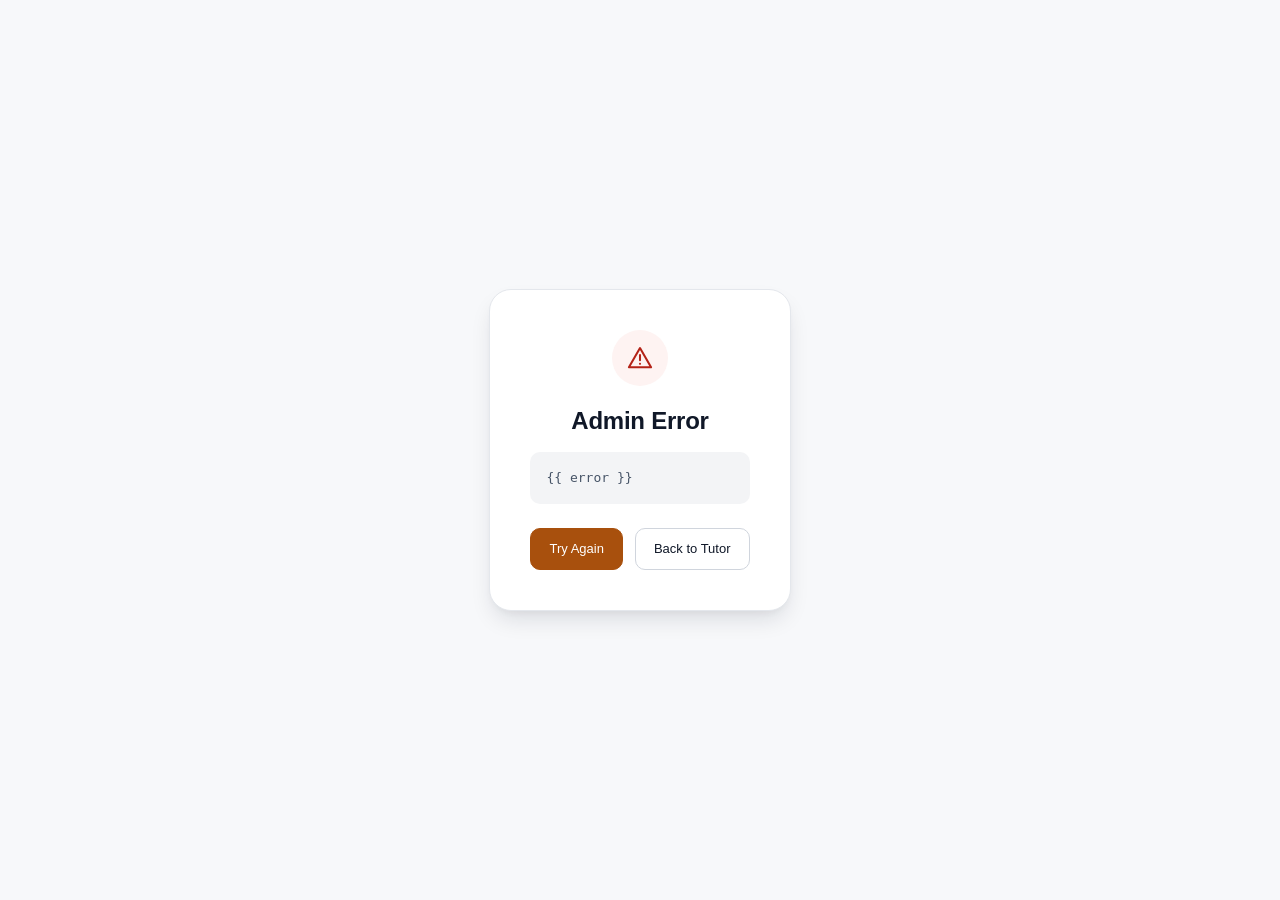
<file: core/templates/admin_error.html>
<!DOCTYPE html>
<html lang="en">
<head>
    <meta charset="UTF-8">
    <meta name="viewport" content="width=device-width, initial-scale=1.0">
    <title>Admin Error - STEM Voice Tutor</title>
    <link rel="stylesheet" href="/static/theme.css">
    <style>
        body {
            min-height: 100vh;
            display: flex;
            align-items: center;
            justify-content: center;
            padding: var(--space-6);
        }

        .error-container {
            background: var(--color-surface);
            border: 1px solid var(--color-border);
            border-radius: var(--radius-xl);
            box-shadow: var(--shadow-lg);
            padding: var(--space-10);
            text-align: center;
            max-width: 560px;
            animation: fadeSlideUp var(--duration-slow) var(--ease-out) both;
        }

        .error-icon {
            width: 56px;
            height: 56px;
            margin: 0 auto var(--space-5);
            display: flex;
            align-items: center;
            justify-content: center;
            background: var(--color-danger-bg);
            border-radius: var(--radius-full);
            color: var(--color-danger);
        }
        .error-icon .icon { width: 28px; height: 28px; }

        .error-title { font-size: var(--text-xl); color: var(--color-text); margin-bottom: var(--space-4); }

        .error-message {
            color: var(--color-text-secondary);
            margin-bottom: var(--space-6);
            padding: var(--space-4);
            background: var(--color-surface-alt);
            border-radius: var(--radius-md);
            font-family: var(--font-mono);
            font-size: var(--text-sm);
            text-align: left;
            word-break: break-word;
        }

        .actions { display: flex; gap: var(--space-3); justify-content: center; }
    </style>
</head>
<body>
    <svg style="display:none" aria-hidden="true">
      <symbol id="icon-alert-triangle" viewBox="0 0 24 24"><path d="M12 3.5 21.5 20h-19L12 3.5z"/><line x1="12" y1="9.5" x2="12" y2="14"/><circle cx="12" cy="17" r="0.9" fill="currentColor" stroke="none"/></symbol>
    </svg>
    <div class="error-container">
        <div class="error-icon"><svg class="icon"><use href="#icon-alert-triangle"/></svg></div>
        <h1 class="error-title">Admin Error</h1>
        <div class="error-message">{{ error }}</div>
        <div class="actions">
            <a href="/admin" class="btn btn-primary">Try Again</a>
            <a href="/" class="btn btn-secondary">Back to Tutor</a>
        </div>
    </div>
</body>
</html>
</file>
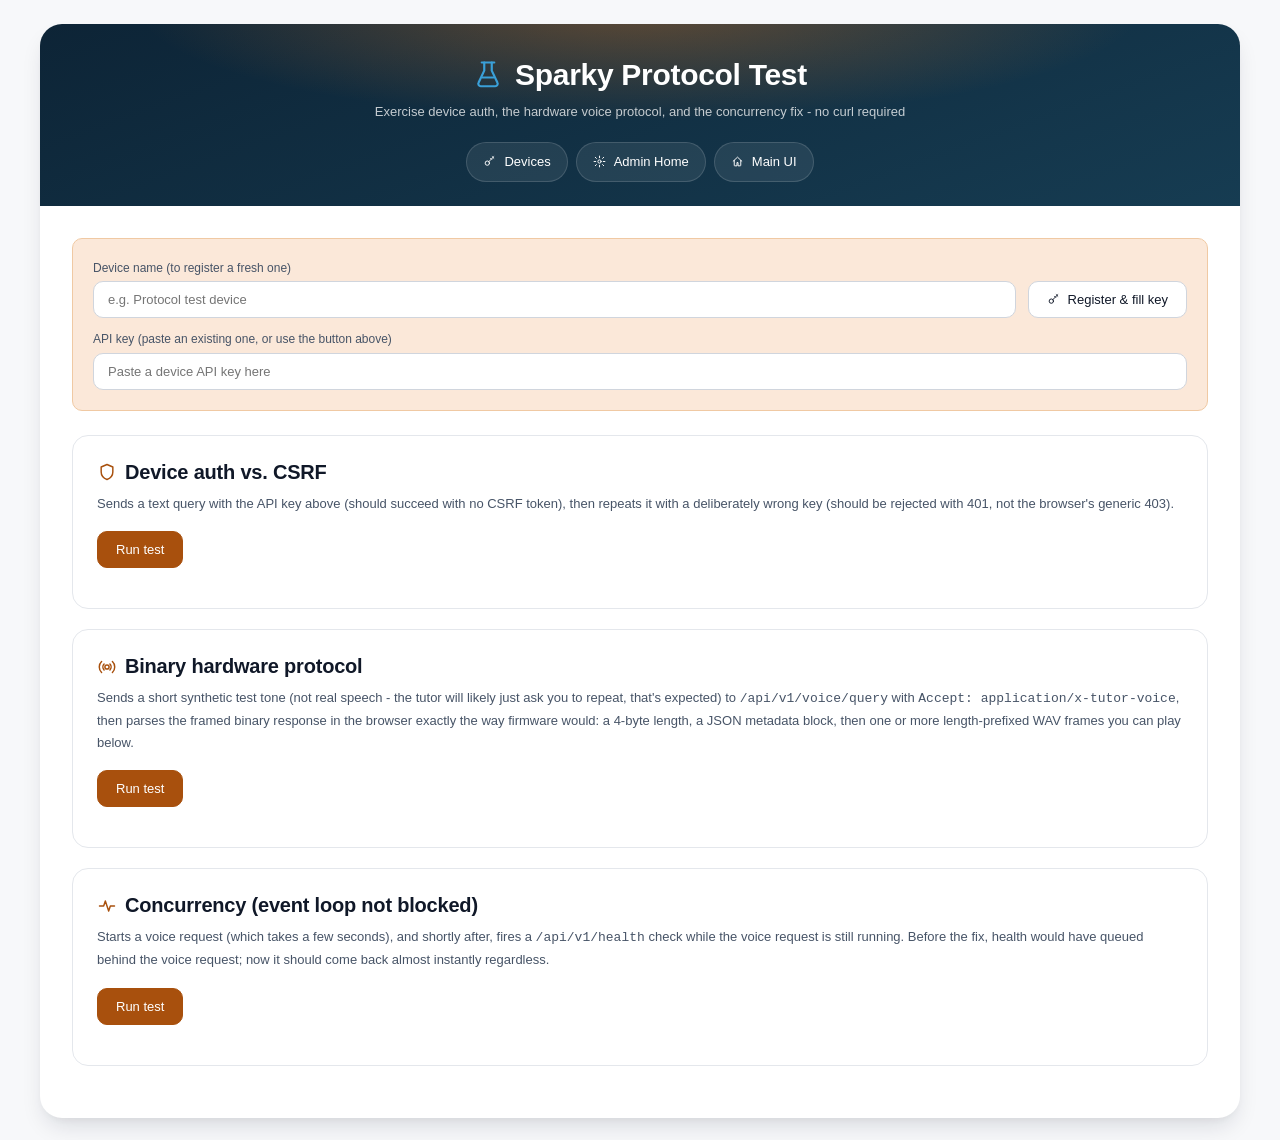
<file: core/templates/protocol_test.html>
<!DOCTYPE html>
<html lang="en">
<head>
    <meta charset="UTF-8">
    <meta name="viewport" content="width=device-width, initial-scale=1.0">
    <title>Protocol Test - Sparky Admin</title>
    <link rel="icon" type="image/png" href="/static/images/sparky/icon.png">
    <link rel="stylesheet" href="/static/theme.css">
    <style>
        body { padding: var(--space-6); }

        .admin-container {
            max-width: 1200px;
            margin: 0 auto;
            background: var(--color-surface);
            border-radius: var(--radius-xl);
            box-shadow: var(--shadow-lg);
            overflow: hidden;
        }

        .admin-header {
            background: linear-gradient(160deg, var(--color-ink) 0%, var(--color-ink-soft) 100%);
            color: white;
            padding: var(--space-8) var(--space-8) var(--space-6);
            text-align: center;
            position: relative;
            overflow: hidden;
        }
        .admin-header::before {
            content: "";
            position: absolute;
            inset: 0;
            background: radial-gradient(60% 90% at 50% -10%, rgba(245, 130, 31, 0.35), transparent 70%);
            pointer-events: none;
        }
        .admin-header h1 { display: inline-flex; align-items: center; gap: var(--space-3); font-size: var(--text-2xl); margin-bottom: var(--space-2); position: relative; }
        .admin-header h1 .icon { color: var(--color-brand-blue); }
        .admin-header p { opacity: 0.75; font-size: var(--text-sm); position: relative; }

        .nav-links { margin-top: var(--space-5); display: flex; gap: var(--space-2); justify-content: center; flex-wrap: wrap; position: relative; }
        .nav-links a {
            display: inline-flex;
            align-items: center;
            gap: var(--space-2);
            background: rgba(255,255,255,0.08);
            border: 1px solid var(--color-ink-border);
            color: white;
            padding: 9px 16px;
            border-radius: var(--radius-full);
            text-decoration: none;
            font-size: var(--text-sm);
            font-weight: var(--font-medium);
            transition: background var(--duration-base) var(--ease-out), transform var(--duration-base) var(--ease-out);
        }
        .nav-links a:hover { background: rgba(255,255,255,0.16); transform: translateY(-1px); color: white; }

        .admin-content { padding: var(--space-8); }

        .setup-card {
            display: flex;
            flex-wrap: wrap;
            gap: var(--space-3);
            align-items: flex-end;
            padding: var(--space-5);
            background: var(--color-accent-soft);
            border: 1px solid var(--color-accent-soft-border);
            border-radius: var(--radius-md);
            margin-bottom: var(--space-6);
        }
        .setup-card .field { flex: 1; min-width: 180px; }
        .setup-card label { display: block; font-size: var(--text-xs); color: var(--color-text-secondary); margin-bottom: var(--space-1); font-weight: var(--font-medium); }

        .new-key-note {
            display: none;
            margin-top: var(--space-3);
            font-size: var(--text-xs);
            color: var(--color-success);
        }
        .new-key-note.show { display: block; }

        .test-card {
            border: 1px solid var(--color-border);
            border-radius: var(--radius-lg);
            padding: var(--space-6);
            margin-bottom: var(--space-5);
        }
        .test-card h2 {
            display: flex;
            align-items: center;
            gap: var(--space-2);
            font-size: var(--text-lg);
            margin-bottom: var(--space-2);
        }
        .test-card h2 .icon { color: var(--color-accent); }
        .test-card .description { color: var(--color-text-secondary); font-size: var(--text-sm); margin-bottom: var(--space-4); line-height: var(--leading-relaxed); }

        .result-line {
            display: flex;
            align-items: center;
            gap: var(--space-2);
            padding: var(--space-2) 0;
            font-size: var(--text-sm);
            border-bottom: 1px solid var(--color-border);
        }
        .result-line:last-child { border-bottom: none; }
        .result-line .icon.pass { color: var(--color-success); }
        .result-line .icon.fail { color: var(--color-danger); }
        .result-line .label { flex: 1; color: var(--color-text-secondary); }
        .result-line .value { font-weight: var(--font-semibold); font-family: var(--font-mono); font-size: var(--text-xs); }

        .results-box { margin-top: var(--space-4); animation: fadeSlideUp var(--duration-base) var(--ease-out) both; }
        .metadata-json {
            background: var(--color-ink);
            color: #7ee787;
            font-family: var(--font-mono);
            font-size: var(--text-xs);
            padding: var(--space-3);
            border-radius: var(--radius-sm);
            overflow-x: auto;
            white-space: pre-wrap;
            margin-top: var(--space-2);
        }
        .frame-item { margin-top: var(--space-2); display: flex; align-items: center; gap: var(--space-3); }
        .frame-item audio { flex: 1; height: 32px; }

        .verdict {
            margin-top: var(--space-3);
            padding: var(--space-3) var(--space-4);
            border-radius: var(--radius-md);
            font-size: var(--text-sm);
            font-weight: var(--font-medium);
        }
        .verdict.good { background: var(--color-success-bg); color: var(--color-success); }
        .verdict.bad { background: var(--color-danger-bg); color: var(--color-danger); }

        .spinner-icon { animation: spin 0.85s linear infinite; }
    </style>
</head>
<body>
    <svg style="display:none" aria-hidden="true">
      <symbol id="icon-flask" viewBox="0 0 24 24"><path d="M9 2v6.5L4.5 18a2 2 0 0 0 1.8 3h11.4a2 2 0 0 0 1.8-3L15 8.5V2"/><line x1="7" y1="2" x2="17" y2="2"/><line x1="7.5" y1="14" x2="16.5" y2="14"/></symbol>
      <symbol id="icon-settings" viewBox="0 0 24 24"><circle cx="12" cy="12" r="3"/><path d="M12 2v3M12 19v3M4.2 4.2l2.1 2.1M17.7 17.7l2.1 2.1M2 12h3M19 12h3M4.2 19.8l2.1-2.1M17.7 6.3l2.1-2.1"/></symbol>
      <symbol id="icon-home" viewBox="0 0 24 24"><path d="M4 11.5 12 4l8 7.5"/><path d="M6 10v9a1 1 0 0 0 1 1h4v-6h2v6h4a1 1 0 0 0 1-1v-9"/></symbol>
      <symbol id="icon-key" viewBox="0 0 24 24"><circle cx="8" cy="15" r="4"/><path d="M11 12l9-9M17 3l3 3M14 6l2 2"/></symbol>
      <symbol id="icon-shield" viewBox="0 0 24 24"><path d="M12 3l7 3v6c0 4.5-3 7.5-7 9-4-1.5-7-4.5-7-9V6l7-3z"/></symbol>
      <symbol id="icon-radio" viewBox="0 0 24 24"><circle cx="12" cy="12" r="2.5"/><path d="M8.5 8.5a5 5 0 0 0 0 7"/><path d="M15.5 8.5a5 5 0 0 1 0 7"/><path d="M5.5 5.5a9 9 0 0 0 0 13"/><path d="M18.5 5.5a9 9 0 0 1 0 13"/></symbol>
      <symbol id="icon-activity" viewBox="0 0 24 24"><polyline points="3 12 8 12 10 6 14 18 16 12 21 12"/></symbol>
      <symbol id="icon-check-circle" viewBox="0 0 24 24"><circle cx="12" cy="12" r="9"/><polyline points="8 12.5 11 15.5 16 9"/></symbol>
      <symbol id="icon-x-circle" viewBox="0 0 24 24"><circle cx="12" cy="12" r="9"/><line x1="9" y1="9" x2="15" y2="15"/><line x1="15" y1="9" x2="9" y2="15"/></symbol>
      <symbol id="icon-loader" viewBox="0 0 24 24"><line x1="12" y1="2" x2="12" y2="6"/><line x1="12" y1="18" x2="12" y2="22" opacity="0.25"/><line x1="4.9" y1="4.9" x2="7.8" y2="7.8" opacity="0.9"/><line x1="16.2" y1="16.2" x2="19.1" y2="19.1" opacity="0.35"/><line x1="2" y1="12" x2="6" y2="12" opacity="0.8"/><line x1="18" y1="12" x2="22" y2="12" opacity="0.45"/><line x1="4.9" y1="19.1" x2="7.8" y2="16.2" opacity="0.6"/><line x1="16.2" y1="7.8" x2="19.1" y2="4.9" opacity="0.55"/></symbol>
    </svg>

    <div class="admin-container">
        <div class="admin-header">
            <h1><svg class="icon"><use href="#icon-flask"/></svg> Sparky Protocol Test</h1>
            <p>Exercise device auth, the hardware voice protocol, and the concurrency fix - no curl required</p>
            <div class="nav-links">
                <a href="/admin/devices/view"><svg class="icon"><use href="#icon-key"/></svg> Devices</a>
                <a href="/admin/"><svg class="icon"><use href="#icon-settings"/></svg> Admin Home</a>
                <a href="/"><svg class="icon"><use href="#icon-home"/></svg> Main UI</a>
            </div>
        </div>

        <div class="admin-content">
            <div class="setup-card">
                <div class="field">
                    <label for="deviceName">Device name (to register a fresh one)</label>
                    <input type="text" id="deviceName" class="input" placeholder="e.g. Protocol test device">
                </div>
                <button id="registerBtn" class="btn btn-secondary"><svg class="icon"><use href="#icon-key"/></svg> Register &amp; fill key</button>
                <div class="field" style="flex-basis: 100%;">
                    <label for="apiKey">API key (paste an existing one, or use the button above)</label>
                    <input type="text" id="apiKey" class="input" placeholder="Paste a device API key here">
                </div>
            </div>
            <div class="new-key-note" id="newKeyNote"></div>

            <!-- Test 5: Device auth -->
            <div class="test-card">
                <h2><svg class="icon"><use href="#icon-shield"/></svg> Device auth vs. CSRF</h2>
                <p class="description">
                    Sends a text query with the API key above (should succeed with no CSRF token),
                    then repeats it with a deliberately wrong key (should be rejected with 401,
                    not the browser's generic 403).
                </p>
                <button class="btn btn-primary" onclick="runAuthTest()">Run test</button>
                <div class="results-box" id="authResults"></div>
            </div>

            <!-- Test 6: Binary hardware protocol -->
            <div class="test-card">
                <h2><svg class="icon"><use href="#icon-radio"/></svg> Binary hardware protocol</h2>
                <p class="description">
                    Sends a short synthetic test tone (not real speech - the tutor will likely just
                    ask you to repeat, that's expected) to <code>/api/v1/voice/query</code> with
                    <code>Accept: application/x-tutor-voice</code>, then parses the framed binary
                    response in the browser exactly the way firmware would: a 4-byte length, a JSON
                    metadata block, then one or more length-prefixed WAV frames you can play below.
                </p>
                <button class="btn btn-primary" onclick="runProtocolTest()">Run test</button>
                <div class="results-box" id="protocolResults"></div>
            </div>

            <!-- Test 7: Concurrency -->
            <div class="test-card">
                <h2><svg class="icon"><use href="#icon-activity"/></svg> Concurrency (event loop not blocked)</h2>
                <p class="description">
                    Starts a voice request (which takes a few seconds), and shortly after, fires a
                    <code>/api/v1/health</code> check while the voice request is still running.
                    Before the fix, health would have queued behind the voice request; now it
                    should come back almost instantly regardless.
                </p>
                <button class="btn btn-primary" onclick="runConcurrencyTest()">Run test</button>
                <div class="results-box" id="concurrencyResults"></div>
            </div>
        </div>
    </div>

    <script>
        async function getCsrfToken() {
            const response = await fetch('/api/v1/csrf-token');
            const data = await response.json();
            return data.csrf_token;
        }

        function escapeHtml(text) {
            const div = document.createElement('div');
            div.textContent = text == null ? '' : String(text);
            return div.innerHTML;
        }

        function getApiKey() {
            const key = document.getElementById('apiKey').value.trim();
            if (!key) alert('Enter or register an API key first');
            return key;
        }

        function resultLine(passed, label, value) {
            const iconId = passed ? 'icon-check-circle' : 'icon-x-circle';
            const cls = passed ? 'pass' : 'fail';
            return `<div class="result-line">
                <svg class="icon ${cls}"><use href="#${iconId}"/></svg>
                <span class="label">${escapeHtml(label)}</span>
                <span class="value">${escapeHtml(value)}</span>
            </div>`;
        }

        // --- Device registration ---
        document.getElementById('registerBtn').addEventListener('click', async () => {
            const name = document.getElementById('deviceName').value.trim();
            if (!name) { alert('Enter a device name first'); return; }
            try {
                const csrfToken = await getCsrfToken();
                const response = await fetch('/admin/devices', {
                    method: 'POST',
                    headers: { 'Content-Type': 'application/json', 'X-CSRF-Token': csrfToken },
                    body: JSON.stringify({ name }),
                });
                if (!response.ok) {
                    const err = await response.json().catch(() => ({}));
                    throw new Error(err.detail || `HTTP ${response.status}`);
                }
                const device = await response.json();
                document.getElementById('apiKey').value = device.api_key;
                const note = document.getElementById('newKeyNote');
                note.textContent = `Registered "${device.name}" and filled its key in above. This key is shown once - it's already in the field, nothing more to copy.`;
                note.classList.add('show');
            } catch (error) {
                alert(`Failed to register device: ${error.message}`);
            }
        });

        // --- Test 5: device auth vs CSRF ---
        async function runAuthTest() {
            const key = getApiKey();
            if (!key) return;
            const resultsDiv = document.getElementById('authResults');
            resultsDiv.innerHTML = '<p>Running…</p>';

            const validResp = await fetch('/api/v1/query', {
                method: 'POST',
                headers: { 'Content-Type': 'application/json', 'X-Device-Key': key },
                body: JSON.stringify({ query: 'What is a magnet?' }),
            });
            const validPassed = validResp.status === 200;

            const bogusResp = await fetch('/api/v1/query', {
                method: 'POST',
                headers: { 'Content-Type': 'application/json', 'X-Device-Key': 'deliberately-wrong-key' },
                body: JSON.stringify({ query: 'What is a magnet?' }),
            });
            const bogusPassed = bogusResp.status === 401;

            resultsDiv.innerHTML = `
                ${resultLine(validPassed, 'Valid key, no CSRF token', `HTTP ${validResp.status} (expected 200)`)}
                ${resultLine(bogusPassed, 'Bogus key', `HTTP ${bogusResp.status} (expected 401)`)}
                <div class="verdict ${validPassed && bogusPassed ? 'good' : 'bad'}">
                    ${validPassed && bogusPassed ? 'Device auth is working correctly.' : 'Something is off - check the device key and that the server is running the latest code.'}
                </div>
            `;
        }

        // --- Test 6: binary hardware protocol ---
        function generateTestWav(durationSeconds, freq, sampleRate) {
            const numSamples = Math.floor(durationSeconds * sampleRate);
            const buffer = new ArrayBuffer(44 + numSamples * 2);
            const view = new DataView(buffer);
            const writeString = (offset, str) => {
                for (let i = 0; i < str.length; i++) view.setUint8(offset + i, str.charCodeAt(i));
            };
            writeString(0, 'RIFF');
            view.setUint32(4, 36 + numSamples * 2, true);
            writeString(8, 'WAVE');
            writeString(12, 'fmt ');
            view.setUint32(16, 16, true);
            view.setUint16(20, 1, true);
            view.setUint16(22, 1, true);
            view.setUint32(24, sampleRate, true);
            view.setUint32(28, sampleRate * 2, true);
            view.setUint16(32, 2, true);
            view.setUint16(34, 16, true);
            writeString(36, 'data');
            view.setUint32(40, numSamples * 2, true);
            for (let i = 0; i < numSamples; i++) {
                const sample = Math.sin(2 * Math.PI * freq * i / sampleRate) * 0.3 * 32767;
                view.setInt16(44 + i * 2, sample, true);
            }
            return new Blob([buffer], { type: 'audio/wav' });
        }

        function parseHardwareResponse(arrayBuffer) {
            const view = new DataView(arrayBuffer);
            let offset = 0;
            const metaLen = view.getUint32(offset, false);
            offset += 4;
            const metaBytes = arrayBuffer.slice(offset, offset + metaLen);
            const metadata = JSON.parse(new TextDecoder('utf-8').decode(metaBytes));
            offset += metaLen;

            const frames = [];
            for (let i = 0; i < metadata.frame_count; i++) {
                const frameLen = view.getUint32(offset, false);
                offset += 4;
                frames.push(arrayBuffer.slice(offset, offset + frameLen));
                offset += frameLen;
            }
            return { metadata, frames, consumedBytes: offset, totalBytes: arrayBuffer.byteLength };
        }

        async function runProtocolTest() {
            const key = getApiKey();
            if (!key) return;
            const resultsDiv = document.getElementById('protocolResults');
            resultsDiv.innerHTML = '<p><svg class="icon spinner-icon"><use href="#icon-loader"/></svg> Synthesizing test tone and calling the endpoint…</p>';

            try {
                const wavBlob = generateTestWav(1.0, 440, 16000);
                const formData = new FormData();
                formData.append('audio', wavBlob, 'test-tone.wav');

                const response = await fetch('/api/v1/voice/query', {
                    method: 'POST',
                    headers: { 'X-Device-Key': key, 'Accept': 'application/x-tutor-voice' },
                    body: formData,
                });

                if (!response.ok) {
                    const err = await response.json().catch(() => ({}));
                    resultsDiv.innerHTML = `<div class="verdict bad">Request failed: HTTP ${response.status} - ${escapeHtml(err.detail || '')}</div>`;
                    return;
                }

                const arrayBuffer = await response.arrayBuffer();
                const { metadata, frames, consumedBytes, totalBytes } = parseHardwareResponse(arrayBuffer);
                const bytesMatch = consumedBytes === totalBytes;

                const frameHtml = frames.map((frameBytes, i) => {
                    const url = URL.createObjectURL(new Blob([frameBytes], { type: 'audio/wav' }));
                    return `<div class="frame-item">
                        <span class="value">Frame ${i + 1}/${frames.length} (${frameBytes.byteLength} bytes)</span>
                        <audio controls src="${url}"></audio>
                    </div>`;
                }).join('');

                resultsDiv.innerHTML = `
                    ${resultLine(true, 'Response received', `HTTP ${response.status}`)}
                    ${resultLine(bytesMatch, 'Every byte accounted for while parsing frames', `${consumedBytes} / ${totalBytes} bytes`)}
                    ${resultLine(frames.length === metadata.frame_count, 'Frame count matches metadata', `${frames.length} frames`)}
                    <div class="metadata-json">${escapeHtml(JSON.stringify(metadata, null, 2))}</div>
                    ${frameHtml}
                    <div class="verdict ${bytesMatch ? 'good' : 'bad'}">
                        ${bytesMatch ? 'The binary protocol round-tripped correctly - press play on a frame above to hear it.' : 'Byte count mismatch - the framing may be broken.'}
                    </div>
                `;
            } catch (error) {
                resultsDiv.innerHTML = `<div class="verdict bad">Error: ${escapeHtml(error.message)}</div>`;
            }
        }

        // --- Test 7: concurrency ---
        async function runConcurrencyTest() {
            const key = getApiKey();
            if (!key) return;
            const resultsDiv = document.getElementById('concurrencyResults');
            resultsDiv.innerHTML = '<p><svg class="icon spinner-icon"><use href="#icon-loader"/></svg> Starting a voice request, then checking health mid-flight…</p>';

            const wavBlob = generateTestWav(1.0, 440, 16000);
            const formData = new FormData();
            formData.append('audio', wavBlob, 'test-tone.wav');

            const voiceStart = performance.now();
            const voicePromise = fetch('/api/v1/voice/query', {
                method: 'POST',
                headers: { 'X-Device-Key': key },
                body: formData,
            }).then(() => performance.now() - voiceStart);

            // Give the voice request a moment to actually start before checking health
            await new Promise((resolve) => setTimeout(resolve, 300));

            const healthStart = performance.now();
            await fetch('/api/v1/health');
            const healthTime = performance.now() - healthStart;

            const voiceTime = await voicePromise;
            const healthWasFast = healthTime < 500;

            resultsDiv.innerHTML = `
                ${resultLine(true, 'Voice request total time', `${voiceTime.toFixed(0)} ms`)}
                ${resultLine(healthWasFast, 'Health check while voice was in flight', `${healthTime.toFixed(0)} ms`)}
                <div class="verdict ${healthWasFast ? 'good' : 'bad'}">
                    ${healthWasFast
                        ? `Health responded in ${healthTime.toFixed(0)}ms while a ${voiceTime.toFixed(0)}ms voice request was still running - the event loop isn't blocked.`
                        : `Health took ${healthTime.toFixed(0)}ms - that's slower than expected while a voice request is in flight.`}
                </div>
            `;
        }
    </script>
</body>
</html>
</file>
<file: static/theme.css>
/*
  Shared design system for the STEM Voice Tutor UI + admin pages.
  Loaded by static/index.html and every core/templates/*.html page so all
  screens share one visual language instead of five independently-styled
  ones. Motion follows a single rule throughout: ease-out on the way in
  (fast deceleration, never linear), transform/opacity only (cheap, no
  layout thrash), short durations - nothing here should feel like it's
  making the user wait on a decoration.
*/

:root {
  /* Accent - Sparky orange, darkened from the brand's poster-orange (#f5821f)
     for WCAG AA contrast as link/button text color; the bright version is
     fine for large decorative use (see the WiFi portal CSS) but fails AA at
     text/UI-component sizes. */
  --color-accent: #a8500d;
  --color-accent-hover: #8a4009;
  --color-accent-active: #6e330a;
  --color-accent-soft: #fbe8d9;
  --color-accent-soft-border: #f0c9a3;

  /* Sparky light blue - identity color for headings/highlights */
  --color-brand-blue: #3aa0d8;

  /* Neutrals */
  --color-bg: #f7f8fa;
  --color-surface: #ffffff;
  --color-surface-alt: #f3f4f6;
  --color-border: #e4e7ec;
  --color-border-strong: #d0d5dd;
  --color-text: #101828;
  --color-text-secondary: #475467;
  --color-text-tertiary: #667085; /* was #98a2b3 (2.6:1 on white, fails AA) - now 5:1 */
  --color-text-on-accent: #ffffff;

  /* Dark surface, used for hero/header bands - Sparky-blue-tinted, not neutral navy */
  --color-ink: #0d2436;
  --color-ink-soft: #163c52;
  --color-ink-border: rgba(255, 255, 255, 0.14);

  /* Semantic */
  --color-success: #12805c;
  --color-success-bg: #ecfdf5;
  --color-success-border: #a6f4c5;
  --color-warning: #b54708;
  --color-warning-bg: #fffaeb;
  --color-warning-border: #fec84b;
  --color-danger: #b42318;
  --color-danger-bg: #fef3f2;
  --color-danger-border: #fda29b;
  --color-info: #0e7490;
  --color-info-bg: #ecfeff;
  --color-info-border: #67e8f9;

  /* Typography */
  --font-sans: -apple-system, BlinkMacSystemFont, "Segoe UI", Inter, Roboto, Helvetica, Arial, sans-serif;
  --font-mono: ui-monospace, SFMono-Regular, "SF Mono", Menlo, Consolas, monospace;
  --text-xs: 0.75rem;
  --text-sm: 0.8125rem;
  --text-base: 0.9375rem;
  --text-md: 1.0625rem;
  --text-lg: 1.25rem;
  --text-xl: 1.5rem;
  --text-2xl: 1.875rem;
  --text-3xl: 2.25rem;
  --leading-tight: 1.25;
  --leading-normal: 1.55;
  --leading-relaxed: 1.7;
  --font-medium: 500;
  --font-semibold: 600;
  --font-bold: 700;

  /* Spacing (4px base) */
  --space-1: 4px;
  --space-2: 8px;
  --space-3: 12px;
  --space-4: 16px;
  --space-5: 20px;
  --space-6: 24px;
  --space-8: 32px;
  --space-10: 40px;
  --space-12: 48px;
  --space-16: 64px;

  /* Radius */
  --radius-sm: 6px;
  --radius-md: 10px;
  --radius-lg: 16px;
  --radius-xl: 22px;
  --radius-full: 999px;

  /* Shadows - subtle, layered, never a heavy drop shadow */
  --shadow-xs: 0 1px 2px rgba(16, 24, 40, 0.05);
  --shadow-sm: 0 1px 3px rgba(16, 24, 40, 0.08), 0 1px 2px rgba(16, 24, 40, 0.04);
  --shadow-md: 0 4px 8px -2px rgba(16, 24, 40, 0.08), 0 2px 4px -2px rgba(16, 24, 40, 0.04);
  --shadow-lg: 0 12px 24px -6px rgba(16, 24, 40, 0.14), 0 4px 8px -4px rgba(16, 24, 40, 0.06);
  --shadow-focus: 0 0 0 3px rgba(168, 80, 13, 0.28);

  /* Motion */
  --ease-out: cubic-bezier(0.16, 1, 0.3, 1);
  --ease-in-out: cubic-bezier(0.65, 0, 0.35, 1);
  --ease-spring: cubic-bezier(0.34, 1.56, 0.64, 1);
  --duration-fast: 120ms;
  --duration-base: 200ms;
  --duration-slow: 360ms;
}

@media (prefers-reduced-motion: reduce) {
  *, *::before, *::after {
    animation-duration: 0.001ms !important;
    animation-iteration-count: 1 !important;
    transition-duration: 0.001ms !important;
    scroll-behavior: auto !important;
  }
}

* { box-sizing: border-box; }

html { -webkit-text-size-adjust: 100%; }

body {
  margin: 0;
  font-family: var(--font-sans);
  font-size: var(--text-base);
  line-height: var(--leading-normal);
  color: var(--color-text);
  background: var(--color-bg);
  -webkit-font-smoothing: antialiased;
  text-rendering: optimizeLegibility;
}

h1, h2, h3, h4 { font-weight: var(--font-semibold); letter-spacing: -0.01em; line-height: var(--leading-tight); margin: 0; }

p { margin: 0; }

a { color: var(--color-accent); text-decoration: none; }
a:hover { color: var(--color-accent-hover); }

code, pre { font-family: var(--font-mono); }

::selection { background: var(--color-accent-soft-border); color: var(--color-text); }

/* Custom scrollbar - subtle, not the default chunky OS one */
* { scrollbar-width: thin; scrollbar-color: var(--color-border-strong) transparent; }
*::-webkit-scrollbar { width: 8px; height: 8px; }
*::-webkit-scrollbar-track { background: transparent; }
*::-webkit-scrollbar-thumb { background: var(--color-border-strong); border-radius: var(--radius-full); }
*::-webkit-scrollbar-thumb:hover { background: var(--color-text-tertiary); }

:focus-visible {
  outline: none;
  box-shadow: var(--shadow-focus);
  border-radius: var(--radius-sm);
}

/* Icons: inline SVG <use> references into each page's icon sprite.
   Feather/Lucide-style line icons, 1.75px stroke, sized to text. */
.icon {
  width: 1em;
  height: 1em;
  stroke: currentColor;
  fill: none;
  stroke-width: 1.75;
  stroke-linecap: round;
  stroke-linejoin: round;
  vertical-align: -0.15em;
  flex-shrink: 0;
}
.icon-spin { animation: spin 0.85s linear infinite; }

@keyframes spin { to { transform: rotate(360deg); } }

@keyframes fadeIn {
  from { opacity: 0; }
  to { opacity: 1; }
}

@keyframes fadeSlideUp {
  from { opacity: 0; transform: translateY(6px); }
  to { opacity: 1; transform: translateY(0); }
}

@keyframes popIn {
  from { opacity: 0; transform: scale(0.96); }
  to { opacity: 1; transform: scale(1); }
}

.fade-in { animation: fadeIn var(--duration-base) var(--ease-out) both; }
.fade-slide-up { animation: fadeSlideUp var(--duration-slow) var(--ease-out) both; }
.pop-in { animation: popIn var(--duration-base) var(--ease-spring) both; }

/* Buttons */
.btn {
  display: inline-flex;
  align-items: center;
  justify-content: center;
  gap: var(--space-2);
  padding: 10px 18px;
  border: 1px solid transparent;
  border-radius: var(--radius-md);
  font-family: inherit;
  font-size: var(--text-sm);
  font-weight: var(--font-medium);
  cursor: pointer;
  text-decoration: none;
  color: var(--color-text);
  background: var(--color-surface);
  transition: background var(--duration-fast) var(--ease-out),
              border-color var(--duration-fast) var(--ease-out),
              transform var(--duration-fast) var(--ease-out),
              box-shadow var(--duration-fast) var(--ease-out);
}
.btn:hover { transform: translateY(-1px); box-shadow: var(--shadow-sm); }
.btn:active { transform: translateY(0) scale(0.98); }
.btn:disabled { opacity: 0.55; cursor: not-allowed; transform: none; box-shadow: none; }

.btn-primary { background: var(--color-accent); border-color: var(--color-accent); color: var(--color-text-on-accent); }
.btn-primary:hover { background: var(--color-accent-hover); border-color: var(--color-accent-hover); color: var(--color-text-on-accent); }
.btn-primary:active { background: var(--color-accent-active); }

.btn-secondary { background: var(--color-surface); border-color: var(--color-border-strong); color: var(--color-text); }
.btn-secondary:hover { background: var(--color-surface-alt); }

.btn-success { background: var(--color-success); border-color: var(--color-success); color: #fff; }
.btn-success:hover { filter: brightness(1.08); }

.btn-danger { background: var(--color-danger); border-color: var(--color-danger); color: #fff; }
.btn-danger:hover { filter: brightness(1.08); }

.btn-warning { background: var(--color-warning-bg); border-color: var(--color-warning-border); color: var(--color-warning); }
.btn-warning:hover { filter: brightness(0.96); }

.btn-sm { padding: 6px 12px; font-size: var(--text-xs); border-radius: var(--radius-sm); }

/* Cards */
.card {
  background: var(--color-surface);
  border: 1px solid var(--color-border);
  border-radius: var(--radius-lg);
  box-shadow: var(--shadow-xs);
  transition: box-shadow var(--duration-base) var(--ease-out), transform var(--duration-base) var(--ease-out);
}

/* Badges */
.badge {
  display: inline-flex;
  align-items: center;
  gap: var(--space-1);
  padding: 3px 10px;
  border-radius: var(--radius-full);
  font-size: var(--text-xs);
  font-weight: var(--font-medium);
  border: 1px solid transparent;
  line-height: 1.6;
}
.badge-neutral { background: var(--color-surface-alt); color: var(--color-text-secondary); border-color: var(--color-border); }
.badge-accent { background: var(--color-accent-soft); color: var(--color-accent-active); border-color: var(--color-accent-soft-border); }
.badge-success { background: var(--color-success-bg); color: var(--color-success); border-color: var(--color-success-border); }
.badge-warning { background: var(--color-warning-bg); color: var(--color-warning); border-color: var(--color-warning-border); }
.badge-danger { background: var(--color-danger-bg); color: var(--color-danger); border-color: var(--color-danger-border); }
.badge-info { background: var(--color-info-bg); color: var(--color-info); border-color: var(--color-info-border); }

/* Inputs */
.input, .form-input {
  width: 100%;
  padding: 10px 14px;
  border: 1px solid var(--color-border-strong);
  border-radius: var(--radius-md);
  font-family: inherit;
  font-size: var(--text-sm);
  color: var(--color-text);
  background: var(--color-surface);
  transition: border-color var(--duration-fast) var(--ease-out), box-shadow var(--duration-fast) var(--ease-out);
}
.input:focus, .form-input:focus {
  outline: none;
  border-color: var(--color-accent);
  box-shadow: var(--shadow-focus);
}

/* Status / alert banners */
.status-indicator {
  display: inline-flex;
  align-items: center;
  gap: var(--space-2);
  padding: 6px 14px;
  border-radius: var(--radius-full);
  font-size: var(--text-sm);
  font-weight: var(--font-medium);
  animation: fadeSlideUp var(--duration-base) var(--ease-out) both;
}
.status-success { background: var(--color-success-bg); color: var(--color-success); }
.status-error { background: var(--color-danger-bg); color: var(--color-danger); }
.status-loading { background: var(--color-warning-bg); color: var(--color-warning); }

.alert {
  padding: var(--space-4);
  border-radius: var(--radius-md);
  font-size: var(--text-sm);
  font-weight: var(--font-medium);
  border: 1px solid transparent;
  animation: fadeSlideUp var(--duration-base) var(--ease-out) both;
}
.alert-success, .alert-good { background: var(--color-success-bg); color: var(--color-success); border-color: var(--color-success-border); }
.alert-danger { background: var(--color-danger-bg); color: var(--color-danger); border-color: var(--color-danger-border); }
.alert-warning { background: var(--color-warning-bg); color: var(--color-warning); border-color: var(--color-warning-border); }
.alert-info { background: var(--color-info-bg); color: var(--color-info); border-color: var(--color-info-border); }
</file>
